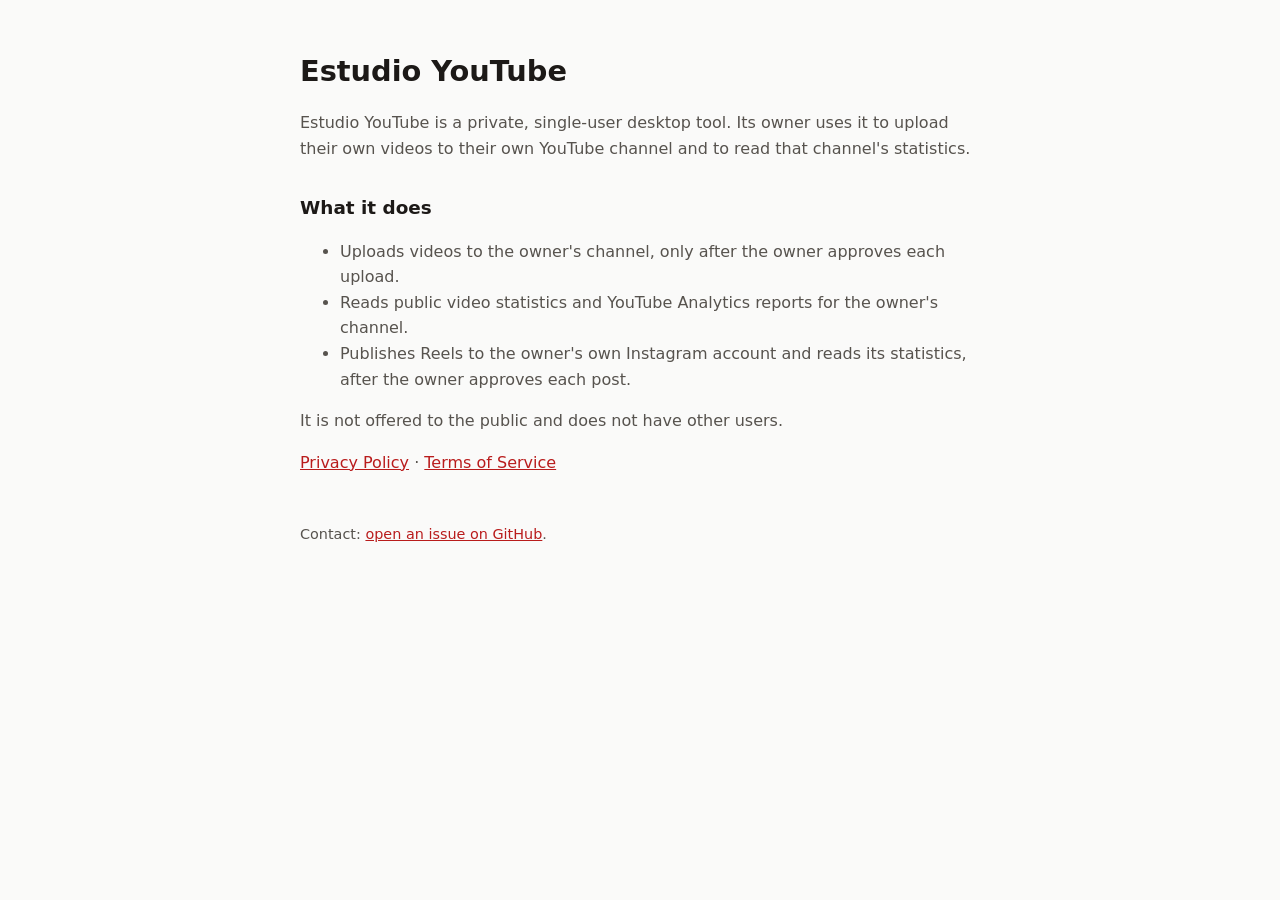
<file: index.html>
<!doctype html>
<html lang="en"><head><meta charset="utf-8"><meta name="viewport" content="width=device-width,initial-scale=1">
<title>Estudio YouTube</title><link rel="stylesheet" href="style.css"></head>
<body><main>
<h1>Estudio YouTube</h1>
<p>Estudio YouTube is a private, single-user desktop tool. Its owner uses it to upload their own videos to their own YouTube channel and to read that channel's statistics.</p>
<h2>What it does</h2>
<ul>
<li>Uploads videos to the owner's channel, only after the owner approves each upload.</li>
<li>Reads public video statistics and YouTube Analytics reports for the owner's channel.</li>
<li>Publishes Reels to the owner's own Instagram account and reads its statistics, after the owner approves each post.</li>
</ul>
<p>It is not offered to the public and does not have other users.</p>
<p><a href="privacy.html">Privacy Policy</a> · <a href="terms.html">Terms of Service</a></p>
<footer>Contact: <a href="https://github.com/joaquinserver9-ux/estudio-youtube/issues">open an issue on GitHub</a>.</footer>
</main></body></html>
</file>
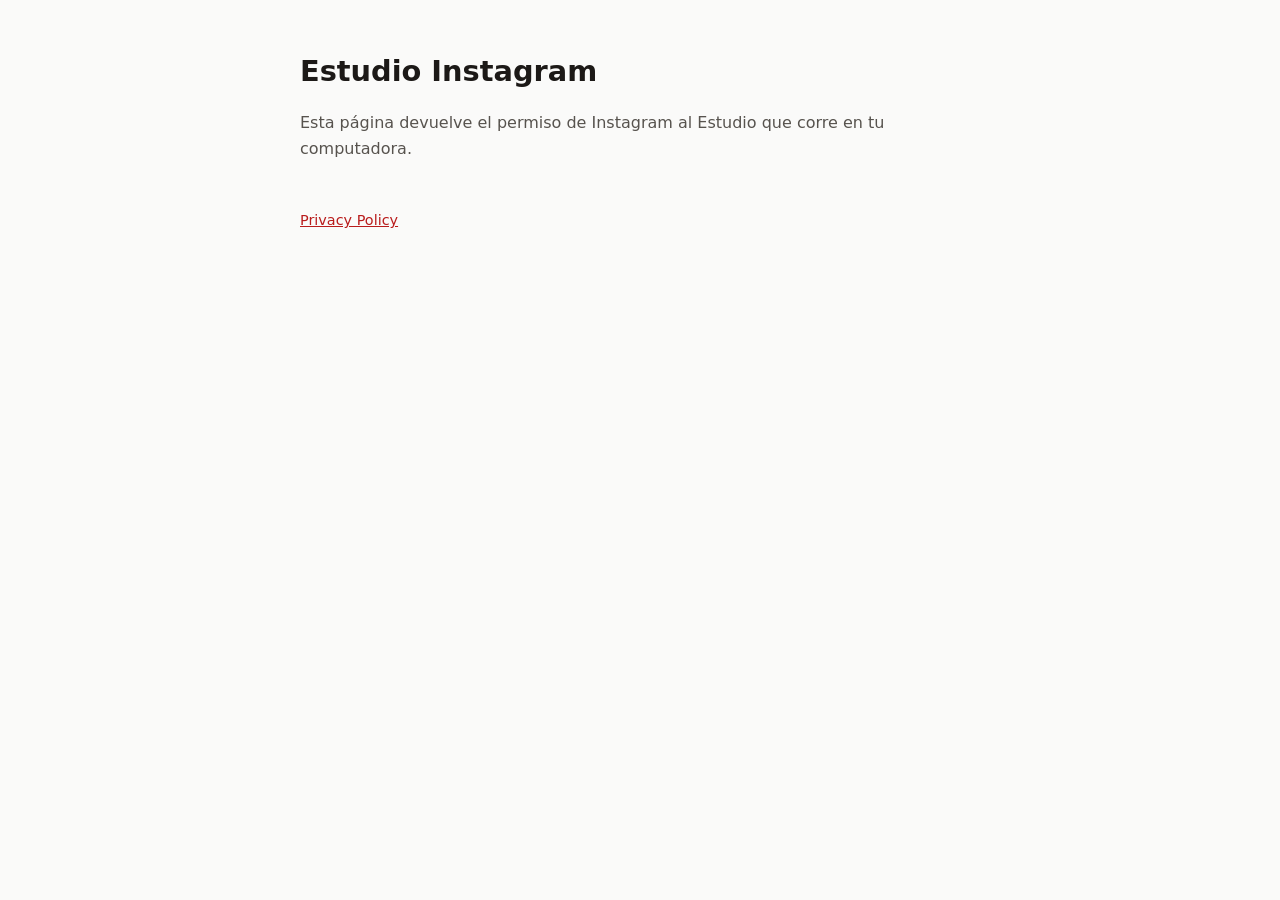
<file: instagram/index.html>
<!doctype html>
<html lang="es"><head><meta charset="utf-8"><meta name="viewport" content="width=device-width,initial-scale=1">
<meta name="referrer" content="no-referrer"><meta name="robots" content="noindex">
<title>Estudio Instagram</title><link rel="stylesheet" href="../style.css">
<style>input{width:100%;box-sizing:border-box;padding:8px;font:14px ui-monospace,monospace;background:transparent;color:var(--fg);border:1px solid var(--muted);border-radius:6px}</style>
</head>
<body><main>
<h1 id="title">Conectando con el Estudio…</h1>
<p id="msg">Esta página devuelve el permiso de Instagram al Estudio que corre en tu computadora.</p>
<div id="manual" hidden>
<p>Si el Estudio no lo recibió, copiá esta dirección y pasala en <code>instagram_connect redirect_url=…</code>:</p>
<input id="url" readonly>
</div>
<footer><a href="../privacy.html">Privacy Policy</a></footer>
</main>
<script>
(function () {
  var q = new URLSearchParams(location.search);
  var state = q.get("state") || "";
  var m = /^(\d{4,5})-[A-Za-z0-9_-]{8,}$/.exec(state);
  var port = m ? Number(m[1]) : 0;
  var title = document.getElementById("title");
  var msg = document.getElementById("msg");
  document.getElementById("url").value = location.href;
  document.getElementById("manual").hidden = !(q.get("code") || q.get("error"));
  if (q.get("error")) {
    title.textContent = "No se completó la conexión";
    msg.textContent = q.get("error_description") || q.get("error");
  }
  if (!(q.get("code") || q.get("error")) || port < 1024 || port > 65535) {
    if (!q.get("error")) { title.textContent = "Estudio Instagram"; }
    return;
  }
  // Sólo reenvía al receptor local del Estudio (127.0.0.1); el código no sirve sin el secreto de la app.
  location.replace("http://127.0.0.1:" + port + "/" + location.search);
})();
</script>
</body></html>
</file>
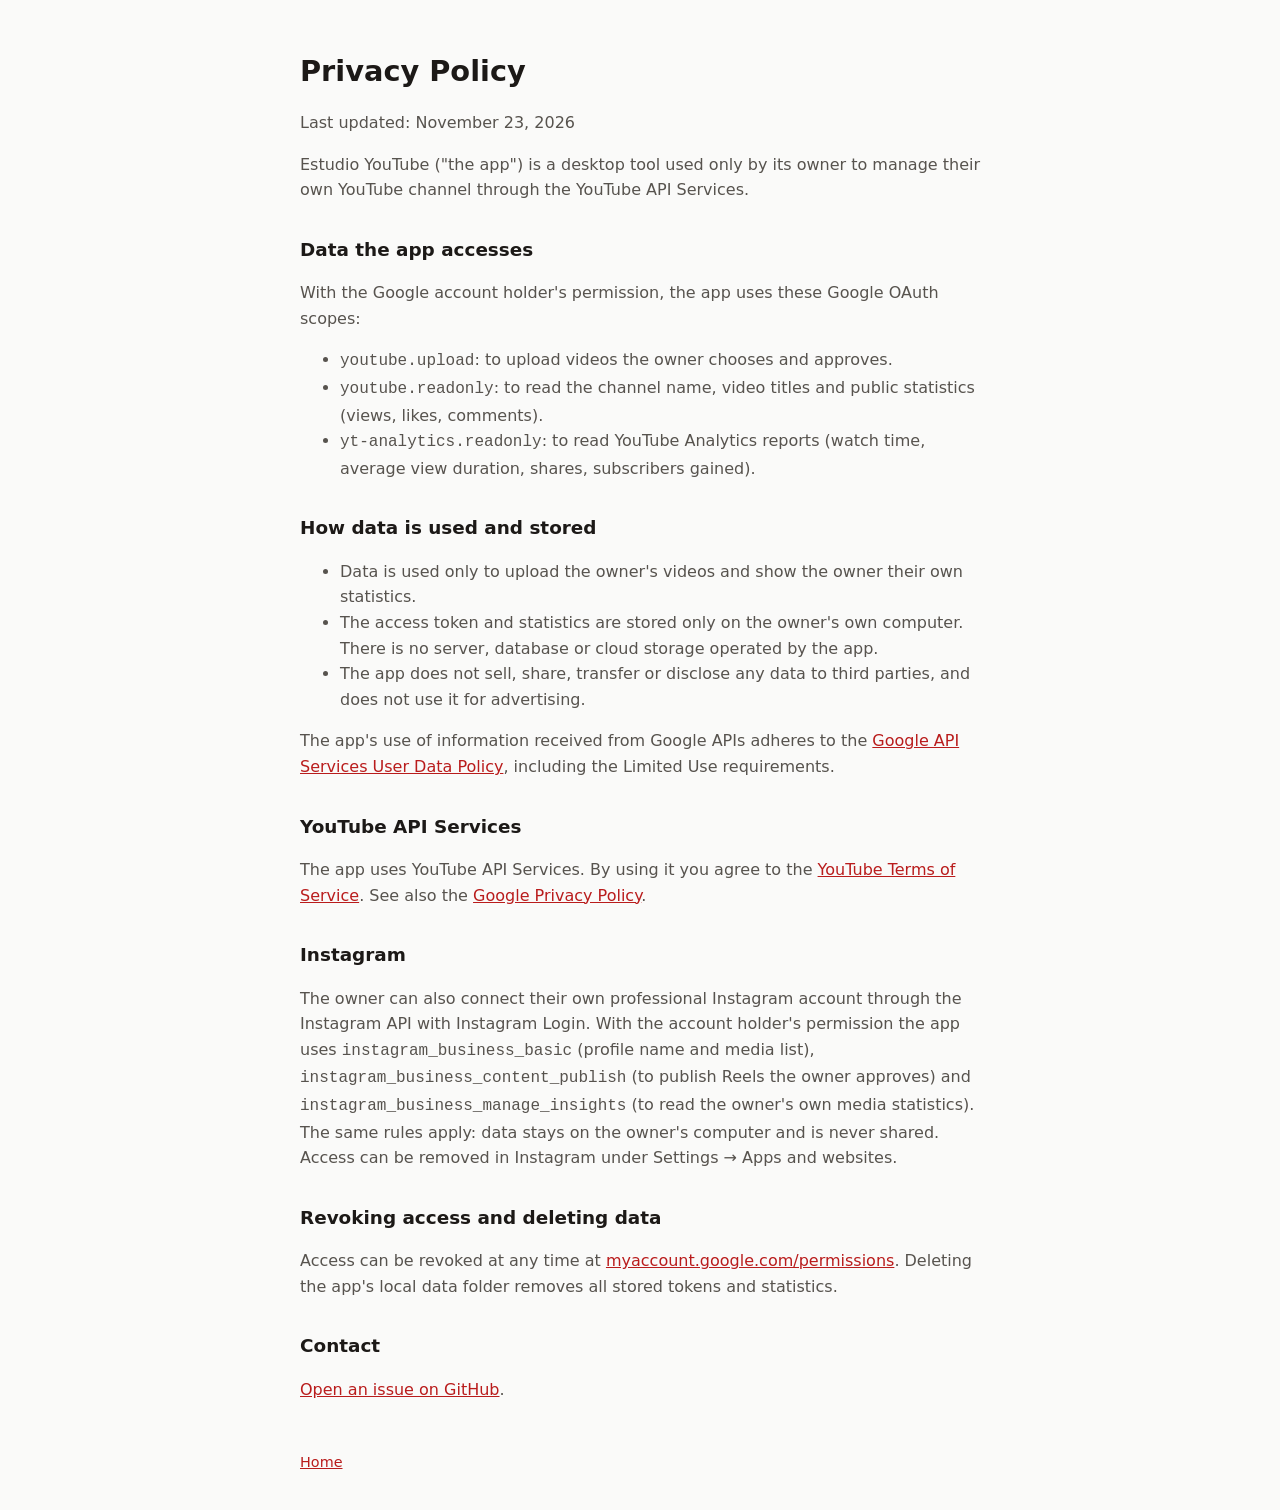
<file: privacy.html>
<!doctype html>
<html lang="en"><head><meta charset="utf-8"><meta name="viewport" content="width=device-width,initial-scale=1">
<title>Privacy Policy – Estudio YouTube</title><link rel="stylesheet" href="style.css"></head>
<body><main>
<h1>Privacy Policy</h1>
<p>Last updated: November 23, 2026</p>
<p>Estudio YouTube ("the app") is a desktop tool used only by its owner to manage their own YouTube channel through the YouTube API Services.</p>
<h2>Data the app accesses</h2>
<p>With the Google account holder's permission, the app uses these Google OAuth scopes:</p>
<ul>
<li><code>youtube.upload</code>: to upload videos the owner chooses and approves.</li>
<li><code>youtube.readonly</code>: to read the channel name, video titles and public statistics (views, likes, comments).</li>
<li><code>yt-analytics.readonly</code>: to read YouTube Analytics reports (watch time, average view duration, shares, subscribers gained).</li>
</ul>
<h2>How data is used and stored</h2>
<ul>
<li>Data is used only to upload the owner's videos and show the owner their own statistics.</li>
<li>The access token and statistics are stored only on the owner's own computer. There is no server, database or cloud storage operated by the app.</li>
<li>The app does not sell, share, transfer or disclose any data to third parties, and does not use it for advertising.</li>
</ul>
<p>The app's use of information received from Google APIs adheres to the <a href="https://developers.google.com/terms/api-services-user-data-policy">Google API Services User Data Policy</a>, including the Limited Use requirements.</p>
<h2>YouTube API Services</h2>
<p>The app uses YouTube API Services. By using it you agree to the <a href="https://www.youtube.com/t/terms">YouTube Terms of Service</a>. See also the <a href="https://policies.google.com/privacy">Google Privacy Policy</a>.</p>
<h2>Instagram</h2>
<p>The owner can also connect their own professional Instagram account through the Instagram API with Instagram Login. With the account holder's permission the app uses <code>instagram_business_basic</code> (profile name and media list), <code>instagram_business_content_publish</code> (to publish Reels the owner approves) and <code>instagram_business_manage_insights</code> (to read the owner's own media statistics). The same rules apply: data stays on the owner's computer and is never shared. Access can be removed in Instagram under Settings → Apps and websites.</p>
<h2>Revoking access and deleting data</h2>
<p>Access can be revoked at any time at <a href="https://myaccount.google.com/permissions">myaccount.google.com/permissions</a>. Deleting the app's local data folder removes all stored tokens and statistics.</p>
<h2>Contact</h2>
<p><a href="https://github.com/joaquinserver9-ux/estudio-youtube/issues">Open an issue on GitHub</a>.</p>
<footer><a href="index.html">Home</a></footer>
</main></body></html>
</file>
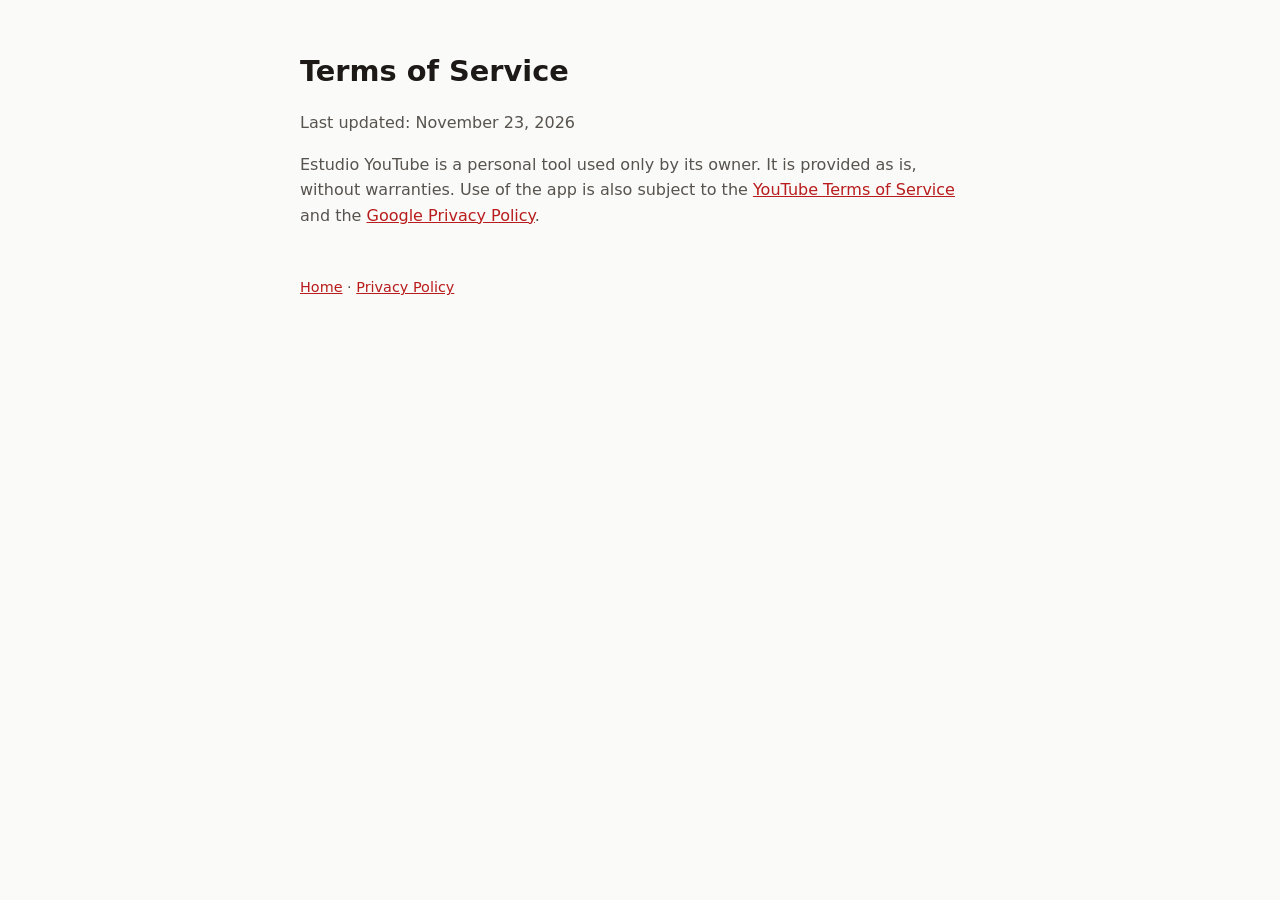
<file: terms.html>
<!doctype html>
<html lang="en"><head><meta charset="utf-8"><meta name="viewport" content="width=device-width,initial-scale=1">
<title>Terms of Service – Estudio YouTube</title><link rel="stylesheet" href="style.css"></head>
<body><main>
<h1>Terms of Service</h1>
<p>Last updated: November 23, 2026</p>
<p>Estudio YouTube is a personal tool used only by its owner. It is provided as is, without warranties. Use of the app is also subject to the <a href="https://www.youtube.com/t/terms">YouTube Terms of Service</a> and the <a href="https://policies.google.com/privacy">Google Privacy Policy</a>.</p>
<footer><a href="index.html">Home</a> · <a href="privacy.html">Privacy Policy</a></footer>
</main></body></html>
</file>
<file: style.css>
:root{--bg:#fafaf9;--fg:#1c1917;--muted:#57534e;--accent:#b91c1c}
@media (prefers-color-scheme:dark){:root{--bg:#1c1917;--fg:#f5f5f4;--muted:#a8a29e;--accent:#f87171}}
body{margin:0;background:var(--bg);color:var(--fg);font:16px/1.6 system-ui,sans-serif}
main{max-width:680px;margin:0 auto;padding:48px 16px}
h1{font-size:1.8rem;margin:0 0 8px}h2{font-size:1.15rem;margin-top:32px}
p,li{color:var(--muted)}a{color:var(--accent)}footer{margin-top:48px;font-size:.9rem;color:var(--muted)}
</file>
